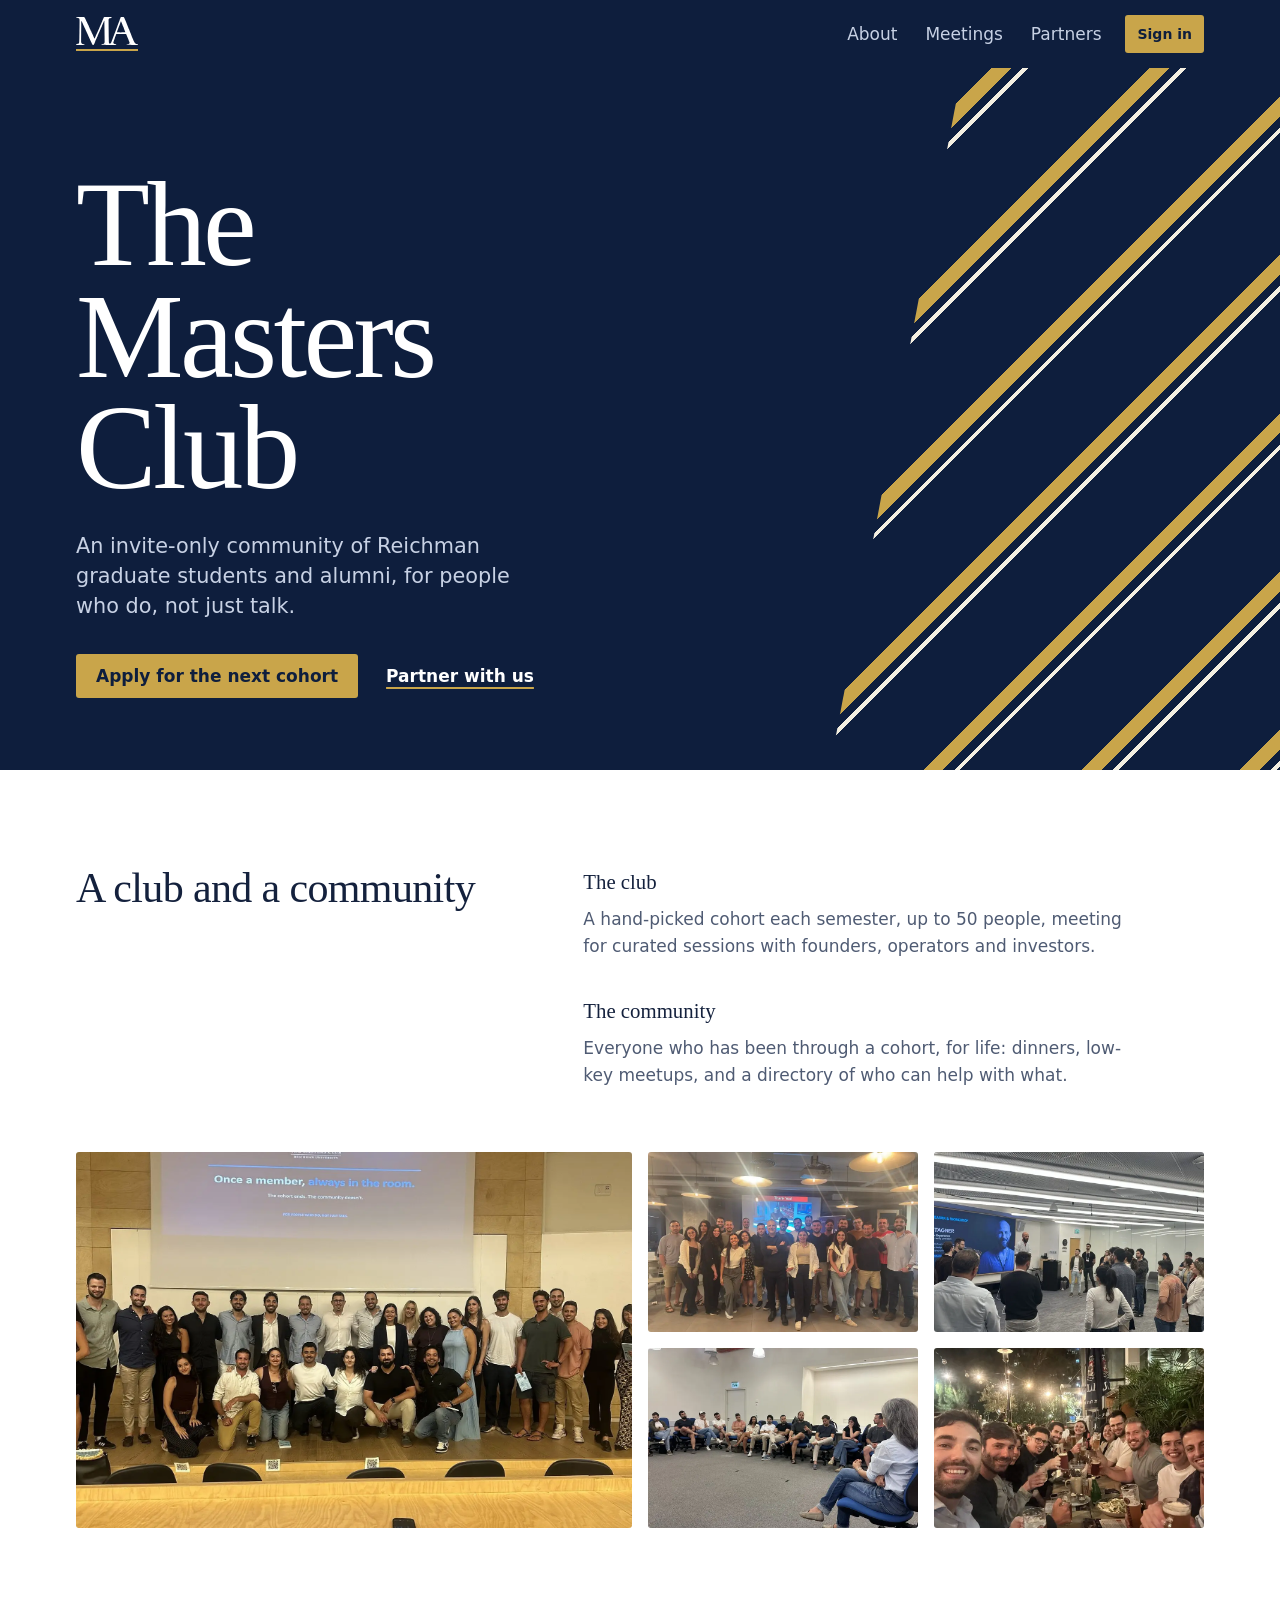
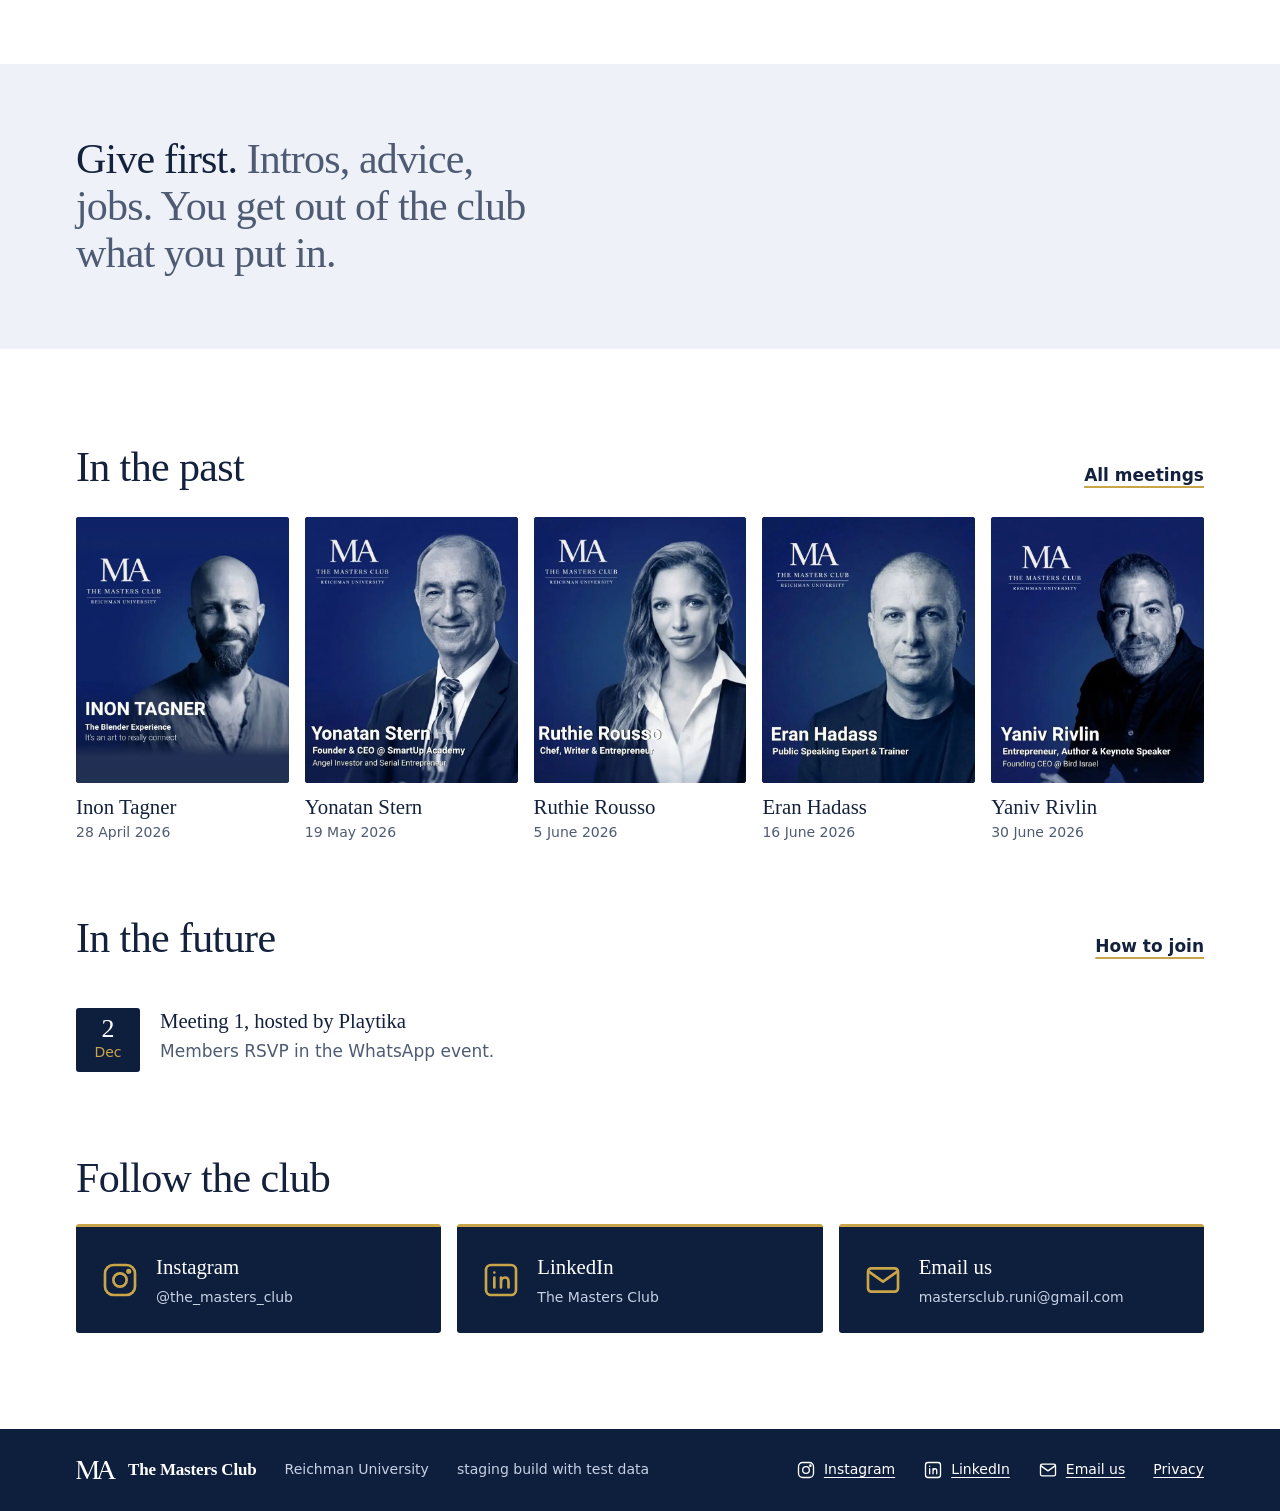
<file: index.html>
<!doctype html>
<html lang="en">
<head>
<meta charset="utf-8">
<meta name="robots" content="noindex, nofollow">
<base href="/">
<meta name="viewport" content="width=device-width, initial-scale=1">
<meta http-equiv="Content-Security-Policy" content="default-src 'self'; script-src 'self' https://*.posthog.com; style-src 'self' 'unsafe-inline' https://fonts.googleapis.com; font-src https://fonts.gstatic.com; img-src 'self' data: https:; connect-src 'self' https://script.google.com https://script.googleusercontent.com https://*.posthog.com; worker-src 'self' blob: data:; base-uri 'none'; form-action 'self'; object-src 'none'">
<meta name="referrer" content="strict-origin-when-cross-origin">
<title>The Masters Club</title>
<meta name="description" content="An invite-only community of Reichman University graduate students and alumni.">
<link rel="icon" href="img/brand/favicon.svg" type="image/svg+xml">
<link rel="icon" href="img/brand/favicon-32.png" sizes="32x32" type="image/png">
<link rel="apple-touch-icon" href="img/brand/apple-touch-icon.png">
<link rel="manifest" href="manifest.webmanifest">
<meta name="apple-mobile-web-app-title" content="Masters Club">
<meta name="theme-color" content="#0e1e3d">
<meta property="og:type" content="website">
<meta property="og:title" content="The Masters Club">
<meta property="og:description" content="An invite-only community of Reichman University graduate students and alumni.">
<meta property="og:image" content="https://themasters.club/img/brand/og.png">
<meta name="twitter:card" content="summary_large_image">
<link rel="preconnect" href="https://fonts.googleapis.com">
<link rel="preconnect" href="https://fonts.gstatic.com" crossorigin>
<link href="https://fonts.googleapis.com/css2?family=Assistant:wght@400;500;600;700&family=Frank+Ruhl+Libre:wght@400;500;600;700&display=swap" rel="stylesheet">
<link rel="stylesheet" href="css/styles.css?v=2eb1db8">
<link rel="preload" href="js/site.js?v=2eb1db8" as="script">
</head>
<body>

<header class="top">
  <div class="wrap">
    <a class="logo" href="./" aria-label="The Masters Club"><span class="mark" aria-hidden="true"></span></a>
    <button class="menu-btn" id="menuBtn" aria-label="Menu" aria-expanded="false"></button>
    <nav class="main" id="nav" aria-label="Main"></nav>
  </div>
</header>

<main id="app"><div class="loading"><div class="spinner"></div>Loading</div></main>

<footer>
  <div class="wrap"><a class="logo" href="./"><span class="mark" aria-hidden="true"></span>The Masters Club</a><span>Reichman University</span><span id="envNote"></span><span id="footLinks"></span><span class="spacer"></span><span id="footSocial"></span><a href="privacy.html">Privacy</a></div>
</footer>

<div class="scrim" id="scrim"><div class="modal" id="modal" role="dialog" aria-modal="true" aria-label="Member profile"></div></div>
<div class="toast" id="toast" role="status" aria-live="polite"></div>

<script src="js/site.js?v=2eb1db8"></script>
</body>
</html>
</file>
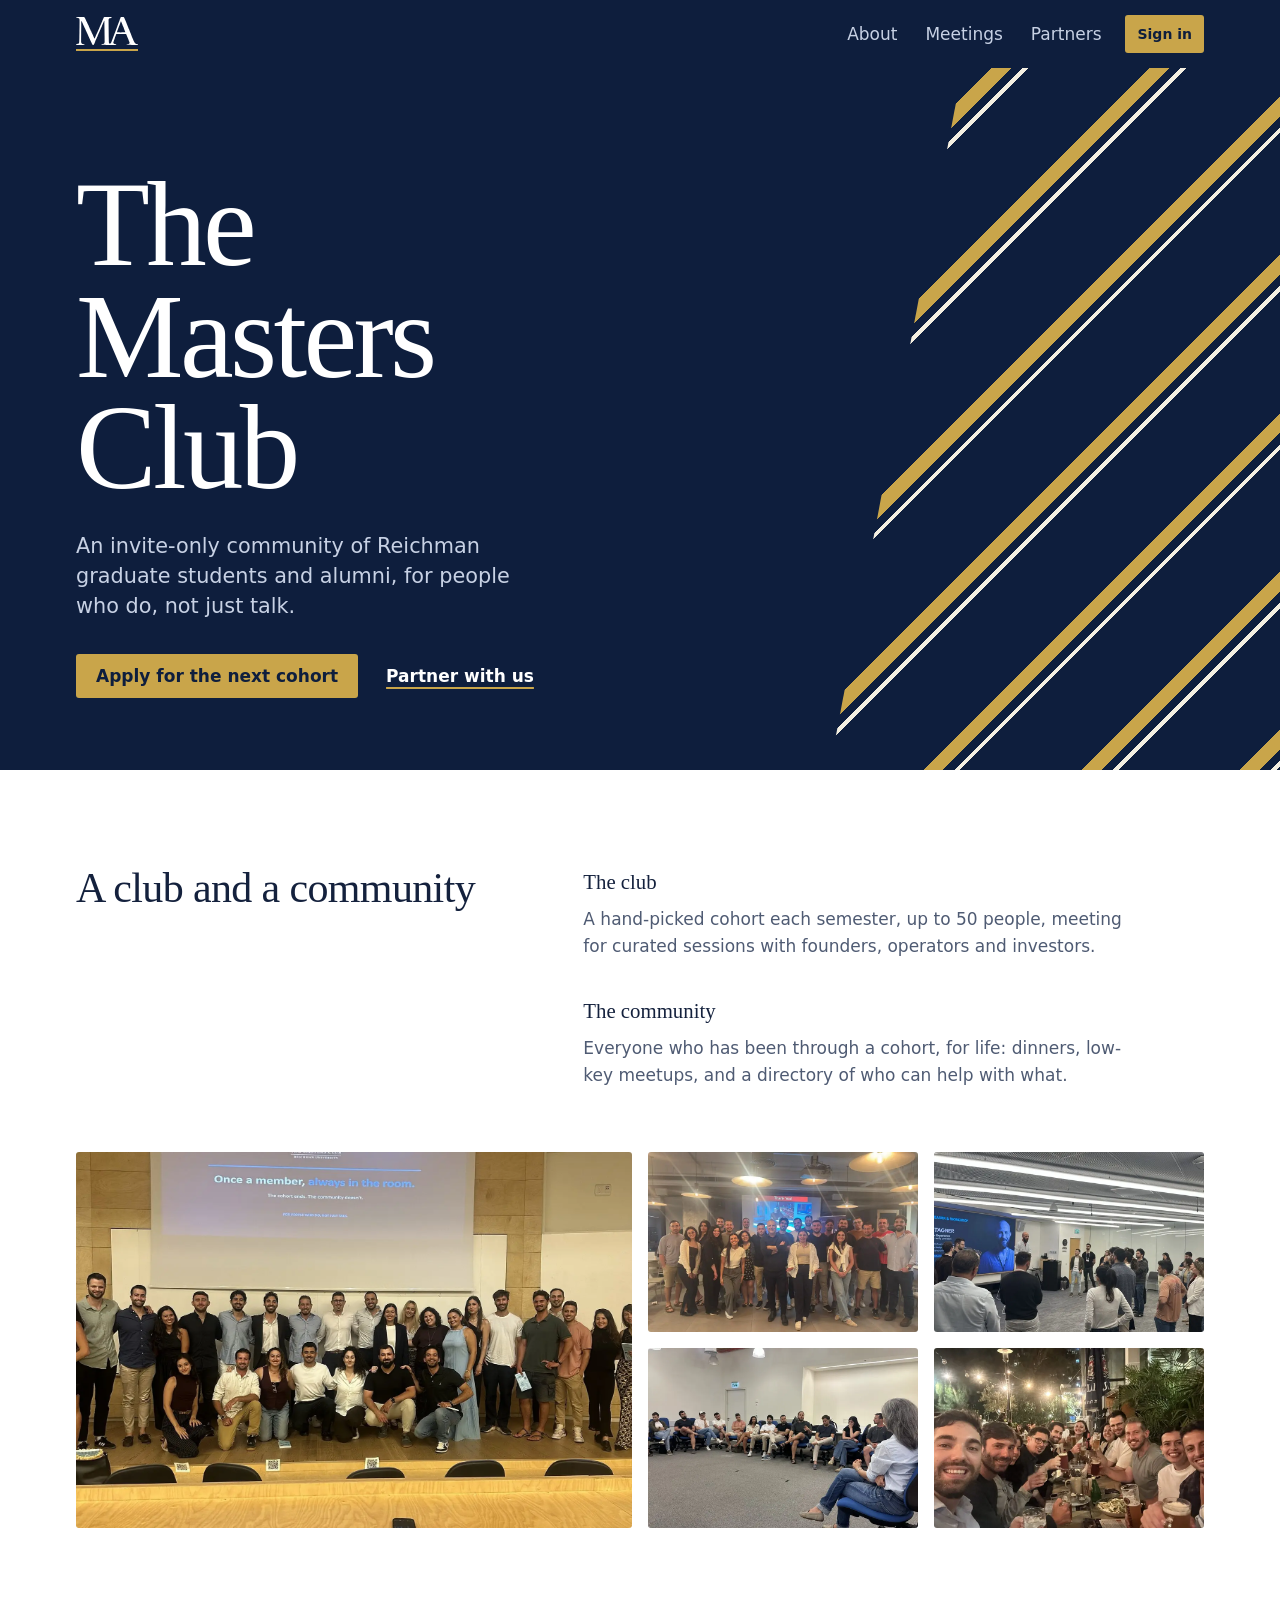
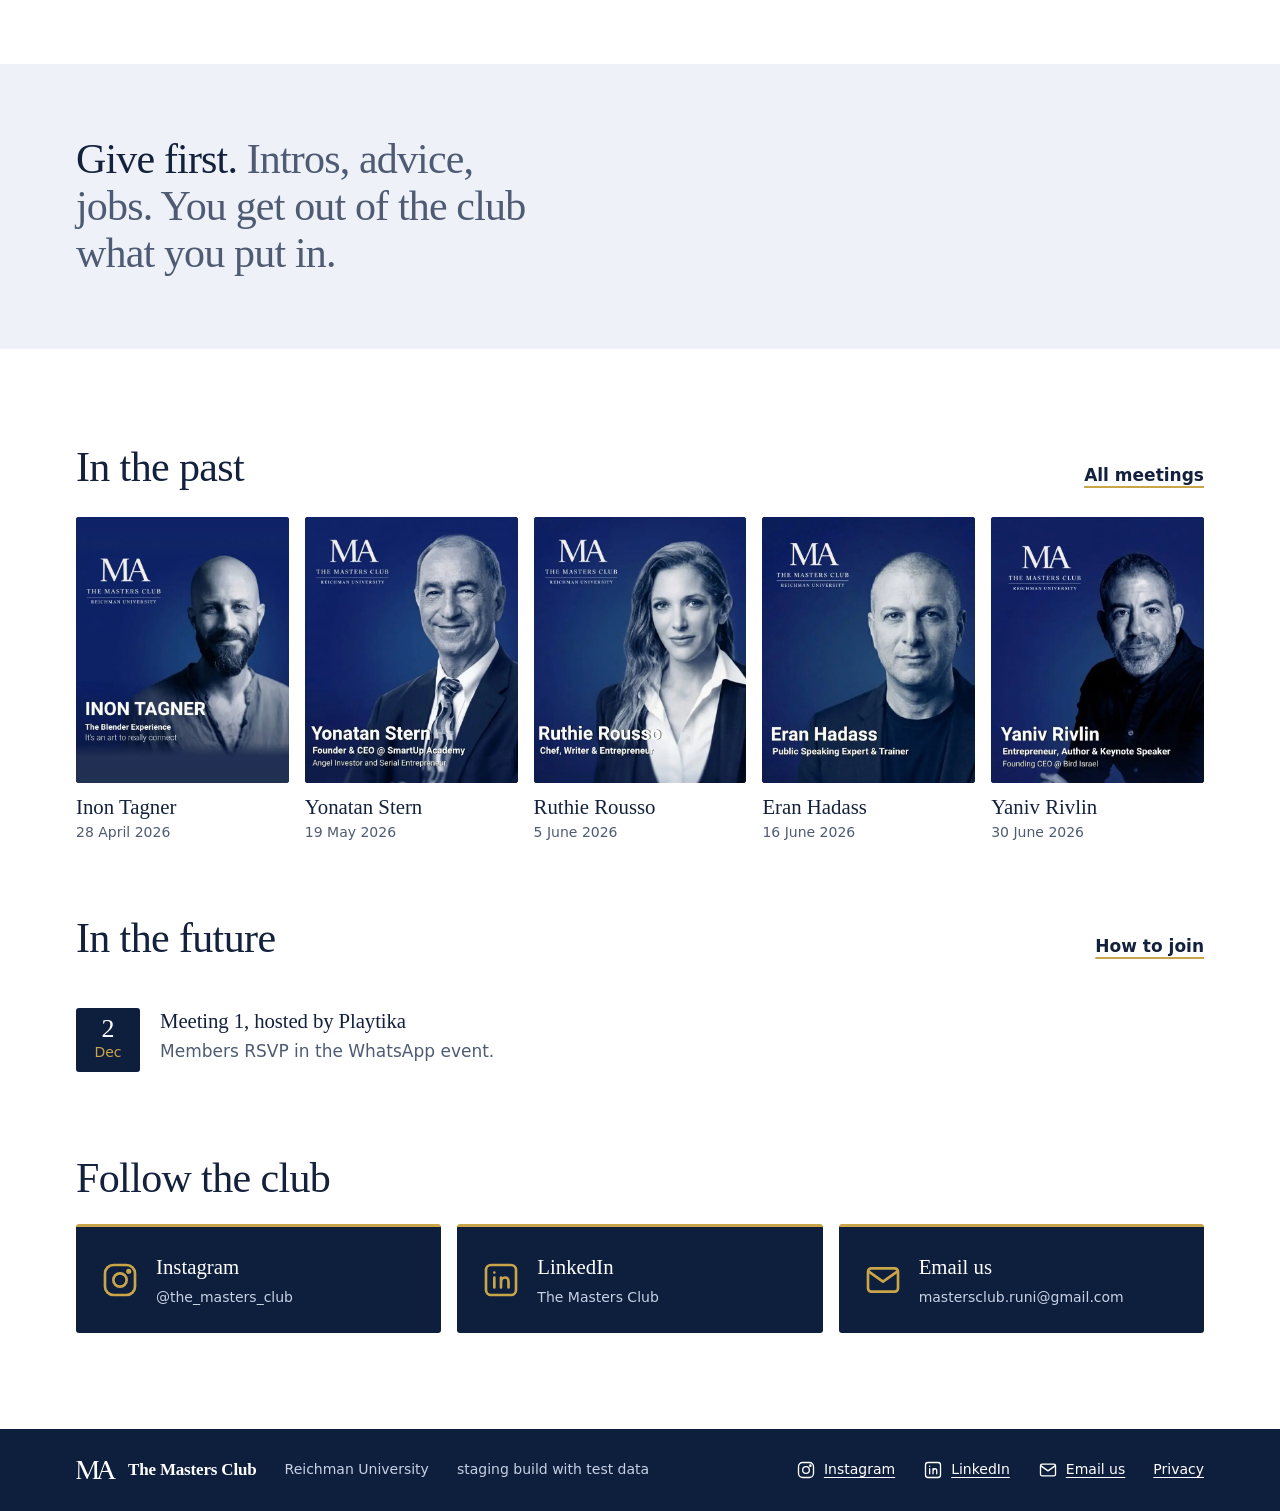
<file: meetings.html>
<!doctype html>
<html lang="en">
<head>
<meta charset="utf-8">
<meta name="robots" content="noindex, nofollow">
<base href="/">
<meta name="viewport" content="width=device-width, initial-scale=1">
<meta http-equiv="Content-Security-Policy" content="default-src 'self'; script-src 'self' https://*.posthog.com; style-src 'self' 'unsafe-inline' https://fonts.googleapis.com; font-src https://fonts.gstatic.com; img-src 'self' data: https:; connect-src 'self' https://script.google.com https://script.googleusercontent.com https://*.posthog.com; worker-src 'self' blob: data:; base-uri 'none'; form-action 'self'; object-src 'none'">
<meta name="referrer" content="strict-origin-when-cross-origin">
<title>The Masters Club</title>
<meta name="description" content="An invite-only community of Reichman University graduate students and alumni.">
<link rel="icon" href="img/brand/favicon.svg" type="image/svg+xml">
<link rel="icon" href="img/brand/favicon-32.png" sizes="32x32" type="image/png">
<link rel="apple-touch-icon" href="img/brand/apple-touch-icon.png">
<link rel="manifest" href="manifest.webmanifest">
<meta name="apple-mobile-web-app-title" content="Masters Club">
<meta name="theme-color" content="#0e1e3d">
<meta property="og:type" content="website">
<meta property="og:title" content="The Masters Club">
<meta property="og:description" content="An invite-only community of Reichman University graduate students and alumni.">
<meta property="og:image" content="https://themasters.club/img/brand/og.png">
<meta name="twitter:card" content="summary_large_image">
<link rel="preconnect" href="https://fonts.googleapis.com">
<link rel="preconnect" href="https://fonts.gstatic.com" crossorigin>
<link href="https://fonts.googleapis.com/css2?family=Assistant:wght@400;500;600;700&family=Frank+Ruhl+Libre:wght@400;500;600;700&display=swap" rel="stylesheet">
<link rel="stylesheet" href="css/styles.css?v=2eb1db8">
<link rel="preload" href="js/site.js?v=2eb1db8" as="script">
<link rel="preload" as="image" href="img/meetings/inon-tagner.webp" fetchpriority="high">
</head>
<body>

<header class="top">
  <div class="wrap">
    <a class="logo" href="./" aria-label="The Masters Club"><span class="mark" aria-hidden="true"></span></a>
    <button class="menu-btn" id="menuBtn" aria-label="Menu" aria-expanded="false"></button>
    <nav class="main" id="nav" aria-label="Main"></nav>
  </div>
</header>

<main id="app"><div class="loading"><div class="spinner"></div>Loading</div></main>

<footer>
  <div class="wrap"><a class="logo" href="./"><span class="mark" aria-hidden="true"></span>The Masters Club</a><span>Reichman University</span><span id="envNote"></span><span id="footLinks"></span><span class="spacer"></span><span id="footSocial"></span><a href="privacy.html">Privacy</a></div>
</footer>

<div class="scrim" id="scrim"><div class="modal" id="modal" role="dialog" aria-modal="true" aria-label="Member profile"></div></div>
<div class="toast" id="toast" role="status" aria-live="polite"></div>

<script src="js/site.js?v=2eb1db8"></script>
</body>
</html>
</file>
<file: css/styles.css>
/* The Masters Club. Direction and tokens: docs/06-design.md ("the club tie"). */

:root {
  --navy: #0e1e3d;
  --navy-2: #1b2f57;
  --navy-3: #2a4170;
  --gold: #c9a54a;
  --gold-deep: #b08c33;
  --white: #ffffff;
  --mist: #eef2f8;
  --mist-2: #e1e7f1;
  --ink: #14213d;
  --muted: #4f5b73;
  --on-navy: #c7d1e4;
  --danger: #a3322c;
  --danger-bg: #fbeceb;
  --danger-ink: #5d1b17;
  --gold-tint: #f3ead2;
  --black: #0a0a0a;
  --gold-ink: #6b521a;
  --placeholder: #6a7590;
  --tie-white: #f4efe1;
  --focus-ring: rgba(201, 165, 74, .45);
  --scrim: rgba(8, 17, 36, .5);

  --display: "Frank Ruhl Libre", Georgia, "Times New Roman", serif;
  --text: "Assistant", system-ui, -apple-system, "Segoe UI", sans-serif;

  /* The type scale (docs/06-design.md, "Type"): a ratio of 1.25 from 17px body text, with the
     headings smaller on a phone. Every text size on the site is one of these six. */
  --s-small: 0.875rem;
  --s-body: 1.0625rem;
  --s-lead: clamp(1.1875rem, 1.1rem + 0.25vw, 1.3125rem);
  --s-title: clamp(1.4375rem, 1.2rem + 0.6vw, 1.625rem);
  --s-head: clamp(1.75rem, 1.2rem + 1.9vw, 2.625rem);
  --s-display: clamp(3.25rem, 1rem + 8.2vw, 8.25rem);

  --radius: 3px;
  --round: 999px;

  /* Screens (docs/06-design.md, "How the layout scales"). The root size is 16px up to a 14" laptop
     (1440 wide) and grows to 18px on a 27" screen (2560), so every rem grows with it: type,
     spacing, controls. The column widens from 1128px of content at 1440 to 1600px at 2560. */
  --root: clamp(100%, 0.8393rem + 0.1786vw, 112.5%);
  --gutter: 16px;
  --max: clamp(1192px, 585px + 42.14vw, 1664px);
  --header-h: 4.25rem;
  --section: 6rem;
  /* Wide layouts: two columns from a laptop up, side by side where a phone stacks. */
  --cols-gap: clamp(2.5rem, 4vw, 5rem);
  /* A comfortable line of prose. */
  --measure: 62ch;

  /* The club tie (docs/06-design.md, "The tie"): wide navy, a gold stripe, a thin white stripe.
     --tie is the hero on Home and nowhere else; --tie-small is the band, --band high, across the
     top of a .tied panel, the profile sheet and the phone menu. */
  --tie: repeating-linear-gradient(135deg,
    var(--navy) 0 46px, var(--gold) 46px 60px, var(--navy) 60px 68px,
    var(--tie-white) 68px 72px, var(--navy) 72px 112px);
  --tie-small: repeating-linear-gradient(135deg,
    var(--navy) 0 7px, var(--gold) 7px 10px, var(--navy) 10px 11.5px,
    var(--tie-white) 11.5px 12.5px, var(--navy) 12.5px 18px);
  --band: 0.75rem;
}

* { box-sizing: border-box; }
html { font-size: var(--root); -webkit-text-size-adjust: 100%; scrollbar-color: var(--navy-3) var(--mist); }
html, body { margin: 0; }
body {
  font-family: var(--text);
  font-size: var(--s-body);
  line-height: 1.55;
  color: var(--ink);
  background: var(--white);
  caret-color: var(--navy);
  accent-color: var(--navy);
  text-rendering: optimizeLegibility;
  -webkit-font-smoothing: antialiased;
  font-variant-numeric: lining-nums;
}
@media (min-width: 821px) { :root { --gutter: 32px; } }
[hidden] { display: none !important; }
::selection { background: var(--gold); color: var(--navy); }
a { color: inherit; text-underline-offset: 0.18em; text-decoration-thickness: 1px; }
img { display: block; max-width: 100%; }
:focus-visible { outline: 2px solid var(--gold); outline-offset: 2px; border-radius: var(--radius); }
button { font: inherit; color: inherit; }

h1, h2, h3 { font-family: var(--display); font-weight: 500; line-height: 1.05; margin: 0; letter-spacing: -0.015em; text-wrap: balance; }
h1 { font-size: var(--s-head); }
h2 { font-size: var(--s-head); }
h3 { font-size: var(--s-lead); font-weight: 600; letter-spacing: -0.005em; }
p { margin: 0 0 1rem; text-wrap: pretty; }
.wrap { max-width: var(--max); margin: 0 auto; padding: 0 var(--gutter); }
.muted { color: var(--muted); }
.small { font-size: var(--s-small); }
.measure { max-width: var(--measure); }
.nowrap { white-space: nowrap; }
.sr-only { position: absolute; width: 1px; height: 1px; overflow: hidden; clip: rect(0 0 0 0); white-space: nowrap; }
.icon { width: 1.15em; height: 1.15em; flex: none; vertical-align: -0.2em; }

/* ---------- header and footer ---------- */

header.top { background: var(--navy); color: var(--white); position: sticky; top: 0; z-index: 30; }
header.top .wrap { display: flex; align-items: center; gap: 1.5rem; height: var(--header-h); }
.logo { display: flex; align-items: center; gap: 0.75rem; text-decoration: none; font-family: var(--display); font-size: var(--s-lead); font-weight: 600; letter-spacing: -0.01em; white-space: nowrap; }
.logo .mark { width: 3.875rem; height: 1.75rem; flex: none; background: currentColor; -webkit-mask: url(../img/brand/ma.svg) center / contain no-repeat; mask: url(../img/brand/ma.svg) center / contain no-repeat; }
/* The gold rule under the MA, as on the official lockup. */
header.top .logo { flex-direction: column; align-items: stretch; gap: 0.25rem; padding: 0.5rem 0; }
header.top .logo::after { content: ""; height: 2px; background: var(--gold); transform-origin: left; transition: transform .25s ease; }
header.top .logo:hover::after { transform: scaleX(0.55); }
nav.main { display: flex; gap: 0.25rem; margin-left: auto; align-items: center; }
nav.main a { white-space: nowrap; text-decoration: none; padding: 0.5rem 0.75rem; font-size: var(--s-body); color: var(--on-navy); border-radius: var(--radius); }
nav.main a:hover { color: var(--white); }
nav.main a.active { color: var(--white); text-decoration: underline; text-decoration-color: var(--gold); text-decoration-thickness: 2px; text-underline-offset: 0.5rem; }
nav.main a.btn { color: var(--navy); margin-left: 0.5rem; text-decoration: none; }
/* Signed in: your photo at the right opens My profile and Sign out (F143). */
.avatar.xs { width: 2rem; height: 2rem; font-size: var(--s-small); }
.account { position: relative; margin-left: 0.5rem; }
.account-btn { display: flex; align-items: center; gap: 0.25rem; padding: 0.25rem; background: none; border: 0; border-radius: var(--round); color: var(--on-navy); cursor: pointer; }
.account-btn:hover, .account.open .account-btn { color: var(--white); }
.account-btn.active .avatar { outline: 2px solid var(--gold); outline-offset: 2px; }
.account-btn .icon { transition: transform .2s ease; }
.account.open .account-btn .icon { transform: rotate(180deg); }
.account-menu { display: none; position: absolute; right: 0; top: calc(100% + 0.75rem); min-width: 12rem; flex-direction: column; padding: 0.5rem; background: var(--navy-2); border-radius: var(--radius); }
.account.open .account-menu { display: flex; }
.menu-btn { display: none; margin-left: auto; background: none; border: 0; color: var(--white); width: 2.75rem; height: 2.75rem; margin-right: -0.5rem; align-items: center; justify-content: center; border-radius: var(--radius); cursor: pointer; }
.menu-btn .icon { width: 1.5rem; height: 1.5rem; }
@media (max-width: 820px) {
  .menu-btn { display: inline-flex; }
  /* The open menu covers the page under the header, so nothing shows through below it. */
  nav.main { display: none; position: fixed; top: var(--header-h); bottom: 0; left: 0; right: 0; overflow-y: auto; overscroll-behavior: contain; background: var(--navy); flex-direction: column; align-items: stretch; padding: 0 var(--gutter) 2rem; gap: 0; }
  nav.main::before { content: ""; flex: none; height: var(--band); margin: 0 calc(-1 * var(--gutter)) 0.75rem; background: var(--tie-small); }
  nav.main.open { display: flex; }
  nav.main a { padding: 0.75rem 0.25rem; font-size: var(--s-lead); }
  nav.main a.active { text-underline-offset: 0.375rem; }
  nav.main a.btn { margin: 1rem 0 0; justify-content: center; }
  /* In the phone menu your profile and Sign out close the list, under a rule, with no photo button. */
  .account { margin: 1rem 0 0; padding-top: 0.5rem; border-top: 1px solid var(--navy-3); }
  .account-btn { display: none; }
  .account-menu { display: flex; position: static; min-width: 0; padding: 0; background: none; }
  body.menu-open { overflow: hidden; }
}

footer { background: var(--navy); color: var(--on-navy); font-size: var(--s-small); margin-top: var(--section); }
footer .wrap { display: flex; flex-wrap: wrap; gap: 0.5rem 1.75rem; align-items: center; padding-top: 1.75rem; padding-bottom: 1.75rem; }
footer .logo { font-size: var(--s-body); color: var(--white); }
footer .logo .mark { width: 2.5rem; height: 1.125rem; }
.member-card .avatar { margin-top: 2px; }
footer a { color: var(--white); display: inline-block; padding: 0.75rem 0; margin: -0.75rem 0; }
footer .logo { padding: 0.75rem 0; margin: -0.75rem 0; }
footer .spacer { margin-left: auto; }

/* ---------- buttons and controls ---------- */

.btn { display: inline-flex; align-items: center; justify-content: center; gap: 0.5rem; min-height: 2.75rem; border-radius: var(--radius); padding: 0.75rem 1.25rem; font-family: var(--text); font-weight: 600; font-size: var(--s-body); line-height: 1.2; border: 0; cursor: pointer; text-decoration: none; transition: background-color .15s ease, color .15s ease; }
.btn.gold { background: var(--gold); color: var(--navy); }
.btn.gold:hover { background: var(--gold-deep); }
.btn.navy { background: var(--navy); color: var(--white); }
.btn.navy:hover { background: var(--navy-2); }
.btn.quiet { background: var(--mist); color: var(--ink); }
.btn.quiet:hover { background: var(--mist-2); }
.btn.small { padding: 0.5rem 0.75rem; font-size: var(--s-small); min-height: 2.375rem; }
@media (max-width: 820px) { .btn.small { min-height: 2.75rem; } }
.btn[disabled] { opacity: .55; cursor: default; }
.link { display: inline-block; background: none; border: 0; padding: 0.75rem 0; margin: -0.75rem 0; cursor: pointer; font-weight: 600; text-decoration: underline; text-decoration-color: var(--gold); text-decoration-thickness: 2px; text-underline-offset: 0.3125rem; }
.link.wrap { display: inline; overflow-wrap: anywhere; text-align: left; }
.on-navy .link { color: var(--white); }

input[type=text], input[type=url], input[type=tel], input[type=email], input[type=search], input[type=number], textarea, select {
  font: inherit; font-size: var(--s-body); font-weight: 400; color: var(--ink); background-color: var(--mist); border: 1px solid transparent; border-radius: var(--radius);
  padding: 0.5rem 0.75rem; min-height: 2.75rem; width: 100%;
}
textarea { min-height: 5.5rem; resize: vertical; line-height: 1.5; }
input:hover, textarea:hover, select:hover { background-color: var(--mist-2); }
input:focus, textarea:focus, select:focus { outline: none; background-color: var(--white); border-color: var(--navy); box-shadow: 0 0 0 3px var(--focus-ring); }
input::placeholder, textarea::placeholder { color: var(--placeholder); }
input[disabled] { color: var(--muted); background-color: var(--mist); }
select {
  appearance: none; -webkit-appearance: none; cursor: pointer; padding-right: 2.5rem; width: auto;
  background-image: url("data:image/svg+xml,%3Csvg xmlns='http://www.w3.org/2000/svg' viewBox='0 0 16 16' fill='none' stroke='%230e1e3d' stroke-width='1.8' stroke-linecap='round' stroke-linejoin='round'%3E%3Cpath d='M4 6l4 4 4-4'/%3E%3C/svg%3E");
  background-repeat: no-repeat; background-position: right 0.875rem center; background-size: 0.875rem 0.875rem;
}
input[type=checkbox] { width: 1.125rem; height: 1.125rem; margin: 0; cursor: pointer; }

.chip { display: inline-flex; align-items: center; min-height: 2.75rem; font-size: var(--s-body); font-weight: 600; padding: 0 1rem; border-radius: var(--radius); border: 0; background: var(--mist); color: var(--ink); cursor: pointer; }
.chip:hover { background: var(--mist-2); }
.chip.on { background: var(--navy); color: var(--white); }
.tag { display: inline-block; font-size: var(--s-small); font-weight: 600; line-height: 1.3; padding: 3px 0.5rem; border-radius: var(--radius); background: var(--mist); color: var(--navy-2); }
.tag.leader { background: var(--navy); color: var(--white); }
.tag.club { background: var(--gold-tint); color: var(--gold-ink); }
.tag.unjoined { background: transparent; color: var(--muted); padding-left: 0; padding-right: 0; font-weight: 500; }
.tags { display: flex; flex-wrap: wrap; gap: 0.5rem; }

/* ---------- avatars ---------- */

.avatar { width: 3rem; height: 3rem; border-radius: var(--round); display: grid; place-items: center; flex: none; background: var(--navy); color: var(--gold); font-family: var(--display); font-weight: 600; font-size: var(--s-body); letter-spacing: 0.02em; object-fit: cover; }
/* No photo: one of six gradients under the initials, made only of the site's navy and gold with
   white and black (Core.avatarTone). */
.avatar.tone-1 { background-image: linear-gradient(135deg, var(--navy), var(--black)); }
.avatar.tone-2 { background-image: linear-gradient(135deg, var(--gold), var(--white) 160%); color: var(--navy); }
.avatar.tone-3 { background-image: linear-gradient(135deg, var(--navy) 45%, var(--gold) 190%); color: var(--white); }
.avatar.tone-4 { background-image: linear-gradient(135deg, var(--white), var(--gold) 240%); color: var(--navy); box-shadow: inset 0 0 0 1px var(--mist-2); }
.avatar.tone-5 { background-image: linear-gradient(135deg, var(--black) 35%, var(--gold) 230%); }
.avatar.tone-6 { background-image: linear-gradient(135deg, var(--gold) 50%, var(--navy) 210%); color: var(--navy); }
.avatar.lg { width: 6.5rem; height: 6.5rem; font-size: var(--s-head); }
.avatar.sm { width: 2.5rem; height: 2.5rem; font-size: var(--s-small); }

/* ---------- page furniture ---------- */

.page { padding-top: 3.5rem; }
.page-head { display: flex; flex-wrap: wrap; align-items: baseline; gap: 0.75rem 1.5rem; margin-bottom: 1.75rem; }
.page-head .spacer { margin-left: auto; }
.page-head .count { font-size: var(--s-lead); color: var(--muted); font-family: var(--display); }
.lead { font-size: var(--s-lead); line-height: 1.45; color: var(--muted); }
.note { background: var(--mist); border-radius: var(--radius); padding: 0.75rem 1rem; }
.note.warn { background: var(--danger-bg); color: var(--danger-ink); }
.loading { padding: 6rem 0; text-align: center; color: var(--muted); }
.spinner { width: 1.625rem; height: 1.625rem; border: 3px solid var(--mist-2); border-top-color: var(--navy); border-radius: var(--round); margin: 0 auto 1rem; animation: spin .8s linear infinite; }
@keyframes spin { to { transform: rotate(360deg); } }

/* ---------- home ---------- */

.hero { position: relative; background: var(--navy); color: var(--white); overflow: hidden; }
.hero .wrap { position: relative; z-index: 1; min-height: min(78vh, 45rem); display: flex; flex-direction: column; justify-content: flex-end; padding-top: 6rem; padding-bottom: 4.5rem; }
.hero h1 { font-size: var(--s-display); font-weight: 500; line-height: 0.92; letter-spacing: -0.03em; max-width: 9ch; }
.hero .lead { color: var(--on-navy); max-width: 34ch; margin: 1.75rem 0 2rem; }
.hero .actions { display: flex; flex-wrap: wrap; gap: 1rem 1.75rem; align-items: center; }
.hero .tie { position: absolute; top: 0; bottom: 0; right: 0; width: 40vw; background: var(--tie); clip-path: polygon(38% 0, 100% 0, 100% 100%, 12% 100%); animation: tie-in 900ms cubic-bezier(.16, 1, .3, 1) both; }
@keyframes tie-in { from { clip-path: polygon(100% 0, 100% 0, 100% 100%, 100% 100%); } }
@media (max-width: 820px) {
  .hero .wrap { min-height: 0; padding-top: 13rem; padding-bottom: 3rem; }
  .hero .tie { top: 0; bottom: auto; height: 10.625rem; left: 0; right: 0; width: auto; clip-path: polygon(0 0, 100% 0, 100% 55%, 0 100%); }
  @keyframes tie-in { from { clip-path: polygon(0 0, 100% 0, 100% 0, 0 0); } }
}

.split { display: grid; grid-template-columns: 5fr 7fr; gap: 2rem 4rem; padding: 6rem 0 1.5rem; }
.split dl { margin: 0; display: grid; gap: 2.25rem; }
.split dt { font-family: var(--display); font-size: var(--s-lead); font-weight: 500; margin-bottom: 0.5rem; }
.split dd { margin: 0; color: var(--muted); max-width: 52ch; }
@media (max-width: 820px) { .split { grid-template-columns: 1fr; padding-top: 4rem; } }
.moments { display: grid; grid-template-columns: repeat(4, 1fr); gap: 1rem; padding: 2.5rem 0 4rem; }
.moments img { width: 100%; height: 100%; aspect-ratio: 3 / 2; object-fit: cover; border-radius: var(--radius); background: var(--mist); }
.moments img:first-child { grid-column: span 2; grid-row: span 2; }
@media (max-width: 820px) { .moments { grid-template-columns: repeat(2, 1fr); gap: 0.5rem; } }
.follow { padding: 4rem 0 0; }
.follow-links { display: grid; grid-template-columns: repeat(auto-fit, minmax(min(100%, 16rem), 1fr)); gap: 1rem; margin: 1.5rem 0 0; }
.follow-card { display: flex; align-items: center; gap: 1rem; padding: 1.5rem; background: var(--navy); color: var(--white); border-top: 3px solid var(--gold); border-radius: var(--radius); text-decoration: none; transition: background-color .15s ease; }
.follow-card:hover { background: var(--navy-2); }
.follow-card .social-icon { width: 2.5rem; height: 2.5rem; color: var(--gold); }
.follow-card span { display: grid; gap: 0.25rem; min-width: 0; }
.follow-card b { font-family: var(--display); font-size: var(--s-lead); font-weight: 500; }
.follow-card small { font-size: var(--s-small); color: var(--on-navy); overflow-wrap: anywhere; }
.social-icon { width: 1.25rem; height: 1.25rem; flex: none; }
.faq { padding: 4rem 0 0; }
.faq dl { margin: 1.5rem 0 0; display: grid; grid-template-columns: repeat(auto-fit, minmax(18rem, 1fr)); gap: 2rem 4rem; }
.faq dt { font-family: var(--display); font-size: var(--s-lead); font-weight: 500; margin-bottom: 0.5rem; }
.faq dd { margin: 0; color: var(--muted); max-width: 52ch; }
#footSocial { display: flex; flex-wrap: wrap; gap: 0.5rem 1.75rem; }
#footSocial a { display: inline-flex; align-items: center; gap: 0.5rem; }

.statement { background: var(--mist); margin-top: 4.5rem; }
.statement .wrap { padding-top: 4.5rem; padding-bottom: 4.5rem; }
.statement p { font-family: var(--display); font-size: var(--s-head); line-height: 1.12; letter-spacing: -0.02em; max-width: 22ch; margin: 0; }
.statement p span { color: var(--muted); }

.coming { padding-top: 4.5rem; }
.coming .event-row:last-child { border-bottom: 0; }

/* Past meetings on the home page: the speaker posters in a row, scrolling sideways on a phone. */
.past { padding-top: 6rem; }
.past-head { display: flex; flex-wrap: wrap; align-items: baseline; justify-content: space-between; gap: 0.75rem 1.5rem; margin-bottom: 1.75rem; }
.rail { display: grid; grid-template-columns: repeat(5, 1fr); gap: 1rem; }
.rail a { display: block; text-decoration: none; }
.rail img { width: 100%; height: auto; aspect-ratio: 4 / 5; object-fit: contain; border-radius: var(--radius); background: var(--navy); transition: transform .3s cubic-bezier(.16, 1, .3, 1); }
.rail a:hover img { transform: translateY(-0.25rem); }
.rail .who { display: block; font-family: var(--display); font-size: var(--s-lead); font-weight: 500; margin-top: 0.75rem; line-height: 1.2; }
.rail .when { display: block; color: var(--muted); font-size: var(--s-small); margin-top: 2px; }
@media (max-width: 820px) {
  .rail { display: flex; overflow-x: auto; scroll-snap-type: x mandatory; scroll-padding-inline: var(--gutter); margin: 0 calc(-1 * var(--gutter)); padding: 0 var(--gutter) 0.5rem; scrollbar-width: none; }
  .rail::-webkit-scrollbar { display: none; }
  .rail a { flex: 0 0 62%; scroll-snap-align: start; }
}

/* The Meetings page: poster beside the story, alternating sides. */
.meetings { margin-top: 3.5rem; display: grid; gap: 5.5rem; }
.meeting { display: grid; grid-template-columns: 5fr 7fr; gap: 2rem 3.5rem; align-items: start; scroll-margin-top: 6.25rem; }
.meeting:nth-child(even) { grid-template-columns: 7fr 5fr; }
.meeting:nth-child(even) .poster { order: 2; }
.meeting .poster { width: 100%; height: auto; aspect-ratio: 4 / 5; object-fit: contain; border-radius: var(--radius); background: var(--navy); position: sticky; top: 6.25rem; }
.meeting .meta { display: flex; flex-wrap: wrap; gap: 0.25rem 1rem; align-items: baseline; margin: 0 0 1rem; font-size: var(--s-small); color: var(--muted); }
.meeting .meta time { font-weight: 700; color: var(--navy); }
.meeting .role { margin: 0.5rem 0 0; }
.meeting blockquote { margin: 1.75rem 0; padding: 0.25rem 0 0.25rem 1.5rem; border-left: 3px solid var(--gold); font-family: var(--display); font-size: var(--s-title); line-height: 1.3; font-style: italic; letter-spacing: -0.01em; color: var(--ink); }
.meeting .recap { color: var(--muted); max-width: 58ch; }
.meeting .photos { display: grid; gap: 0.75rem; margin-top: 1.75rem; }
.meeting .photos.n2 { grid-template-columns: 1fr 1fr; }
.meeting .photos img { width: 100%; aspect-ratio: 4 / 3; object-fit: cover; border-radius: var(--radius); background: var(--mist); }
.meeting .photos.n1 img { aspect-ratio: 16 / 9; }
@media (max-width: 820px) {
  .meetings { gap: 4rem; }
  .meeting, .meeting:nth-child(even) { grid-template-columns: 1fr; }
  .meeting:nth-child(even) .poster { order: 0; }
  .meeting .poster { position: static; max-width: 26.25rem; }
}

/* ---------- panels and the band (docs/06-design.md, "Components" and "The tie") ---------- */

/* A panel is a box of content on mist or navy: forms, side content, a page's opening statement.
   .tied gives a panel, or a card of panels, the band across its top edge: the page's one tie (F112).
   Nothing else draws the tie, apart from the hero on Home and the tops of the overlays. */
.panel { --pad: 2.5rem; padding: var(--pad); background: var(--panel-bg); border-radius: var(--radius); }
.panel.mist { --panel-bg: var(--mist); }
.panel.mist :is(input[type=text], input[type=email], input[type=url], input[type=tel], input[type=number], textarea, select) { background-color: var(--white); }
.panel.navy { --panel-bg: var(--navy); color: var(--on-navy); }
.panel.navy :is(h1, h2, h3, dt) { color: var(--white); }
.panel.navy :is(.lead, .muted) { color: var(--on-navy); }
.panel.navy .link { color: var(--white); }
@media (max-width: 480px) { .panel { --pad: 1.5rem; } }
.tied { padding-top: calc(var(--pad, 0rem) + var(--band)); background: var(--tie-small) top / 100% var(--band) no-repeat, var(--panel-bg, transparent); }

/* Spacing above or below a block, in the grid's steps, for where a component has none of its own. */
.mt-1 { margin-top: 0.5rem; }
.mt-2 { margin-top: 1rem; }
.mt-3 { margin-top: 1.5rem; }
.mt-4 { margin-top: 2rem; }
.mb-2 { margin-bottom: 1rem; }

/* ---------- about ---------- */

.about-top .lead { margin: 1rem 0 0; }
@media (min-width: 1024px) {
  .about-top { display: grid; grid-template-columns: minmax(0, 5fr) minmax(0, 6fr); column-gap: var(--cols-gap); align-items: start; }
  .about-top .lead { margin: 0.5rem 0 0; }
}
.about-people { margin-top: 4.5rem; }
.about-people .lead { margin: 1rem 0 0; }
/* Three a row from a laptop, two on a phone: the six leaders always make full rows. */
.people { display: grid; grid-template-columns: repeat(auto-fill, minmax(min(100%, max(9rem, (100% - 2 * 2rem) / 3)), 1fr)); gap: 2.5rem 2rem; margin-top: 2.5rem; }
@media (max-width: 480px) { .people { gap: 1.75rem 1rem; } }
.person { display: flex; flex-direction: column; }
.person .avatar.portrait { width: 100%; height: auto; aspect-ratio: 1; border-radius: var(--radius); margin: 0 0 1rem; font-size: var(--s-display); }
.person-head { display: flex; flex-wrap: wrap; align-items: baseline; justify-content: space-between; gap: 0 1rem; }
.person-who { display: flex; flex-direction: column; gap: 0.25rem; }
.person .name { font-family: var(--display); font-size: var(--s-lead); font-weight: 500; line-height: 1.2; }

/* ---------- partners ---------- */

/* The pitch beside the form from a laptop up, both the same height; the partners below. */
.partners-top { display: grid; gap: 1.5rem var(--cols-gap); }
@media (min-width: 1024px) { .partners-top { grid-template-columns: minmax(0, 5fr) minmax(0, 6fr); align-items: stretch; } }
.partner-pitch .lead { margin: 1rem 0; max-width: 34ch; }
.partner-pitch p:last-child { margin: 0; max-width: var(--measure); }
.partner-form h2 { margin-bottom: 1.25rem; }
@media (min-width: 1280px) {
  .partner-form .form-grid { grid-template-columns: minmax(0, 1fr) minmax(0, 1fr); column-gap: 1.25rem; }
  .partner-form .form-grid > :not(label:first-of-type, label:nth-of-type(2)) { grid-column: 1 / -1; }
}
.partners { margin-top: 4.5rem; }
.partners h2 { margin-bottom: 1.5rem; }
/* Three a row from a laptop, so a fourth partner starts a new row rather than squeezing in. */
.partner-grid { display: grid; grid-template-columns: repeat(auto-fill, minmax(min(100%, max(15rem, (100% - 2 * 1.5rem) / 3)), 1fr)); gap: 1.5rem; }
.partner-card { display: flex; flex-direction: column; background: var(--white); border: 1px solid var(--mist-2); border-top: 3px solid var(--gold); border-radius: var(--radius); overflow: hidden; transition: transform 0.2s ease, border-color 0.2s ease; }
.partner-card:hover { transform: translateY(-2px); border-color: var(--navy-3); }
.partner-logo { display: flex; align-items: center; justify-content: center; aspect-ratio: 16 / 9; padding: 1.75rem 2rem; background: var(--white); border-bottom: 1px solid var(--mist-2); }
.partner-logo img { width: 100%; max-width: 18.75rem; height: auto; object-fit: contain; }
.partner-wordmark { font-family: var(--display); font-size: var(--s-head); color: var(--navy); text-align: center; line-height: 1.1; }
.partner-body { padding: 1.25rem 1.5rem 1.5rem; }
.partner-body .name { font-family: var(--display); font-size: var(--s-lead); font-weight: 500; margin: 0 0 0.5rem; }
.partner-body .muted { margin: 0 0 0.75rem; }
/* The invitation: the same card, navy where a logo would be. */
.partner-invite { color: inherit; text-decoration: none; border-top-color: var(--navy); }
.partner-invite .partner-logo { background: var(--navy); border-bottom: 0; }
.partner-invite .partner-wordmark { background: var(--navy); color: var(--white); padding: 0.5rem 1rem; border-radius: var(--radius); box-shadow: 0 0 0 0.625rem var(--navy); font-size: var(--s-title); }
@media (prefers-reduced-motion: reduce) { .partner-card, .partner-card:hover { transition: none; transform: none; } }

/* ---------- join ---------- */

/* One card the width of the page, wearing the page's band: the club on a navy panel on the left,
   the form on a mist panel on the right (first on a phone). */
.join { display: grid; grid-template-columns: minmax(0, 1fr); margin-top: 2rem; border-radius: var(--radius); overflow: hidden; }
@media (min-width: 900px) { .join { grid-template-columns: minmax(0, 6fr) minmax(0, 5fr); } }
.join > .panel { border-radius: 0; }
.join-club h1 { margin-bottom: 1rem; }
.join-lead { margin: 0; max-width: var(--measure); }
.join-lead + .join-lead { margin-top: 1rem; }
.join-gets { display: grid; gap: 1.5rem; margin: 2rem 0 0; padding-top: 2rem; border-top: 1px solid var(--navy-3); }
.join-gets dt { font-family: var(--display); font-size: var(--s-lead); margin-bottom: 0.5rem; }
.join-gets dd { margin: 0; max-width: var(--measure); }
.join-form { display: flex; flex-direction: column; justify-content: center; }
.join-form h2 { font-size: var(--s-lead); margin: 0 0 0.5rem; }
.join-form p { margin: 0; }
.join-form .code-form { margin-top: 1.5rem; gap: 1rem; }
.join-form .code-form .btn { width: 100%; }
.join-form .btn.quiet { background: transparent; box-shadow: inset 0 0 0 1px var(--mist-2); font-weight: 500; }
.join-form .btn.quiet:hover:not([disabled]) { background: var(--white); }
.join-form .btn.quiet[disabled] { opacity: 1; color: var(--muted); box-shadow: none; }
.join-apply { display: grid; gap: 0.5rem; margin-top: 2rem; padding-top: 1.5rem; border-top: 1px solid var(--mist-2); }
.join-apply p { font-size: var(--s-small); font-weight: 700; color: var(--ink); }
.join-apply .btn { width: 100%; }
.join-apply .on-list { font-size: var(--s-lead); font-weight: 400; }
.join-apply .on-list strong { font-weight: 700; }
/* On a phone the form comes first, so a member signs in without scrolling past the club. */
@media (max-width: 899px) { .join-form { order: -1; } }
/* The sign-in link's page and the application hand-off: one small card in the middle. */
.signin-card { max-width: 34rem; margin: 2.5rem auto 0; }
.gate { margin: 0 0 1rem; }
.dev-signin { display: grid; gap: 0.5rem; }
.dev-signin input { background-color: var(--white); }
.code-form { display: grid; gap: 0.75rem; }
.code-form > label { display: grid; gap: 0.5rem; font-size: var(--s-small); font-weight: 700; color: var(--ink); }
.code-form .btn { width: 100%; }
.code-input { text-align: center; letter-spacing: 0.4em; font-variant-numeric: tabular-nums; }
.code-links { display: flex; flex-wrap: wrap; gap: 0.25rem 1.5rem; }

/* ---------- directory ---------- */

.search-row { position: relative; }
.search-row .icon { position: absolute; left: 1rem; top: 50%; transform: translateY(-50%); width: 1.25rem; height: 1.25rem; color: var(--muted); pointer-events: none; }
input.search { min-height: 3.5rem; padding-left: 3rem; }
.filters { display: flex; flex-wrap: wrap; gap: 0.5rem; margin: 0.75rem 0 0.5rem; }
.filters select { min-width: 10rem; }
.result-note { color: var(--muted); margin: 1rem 0 0; }
.results { display: grid; grid-template-columns: repeat(auto-fill, minmax(min(100%, 24rem), 1fr)); gap: 0.25rem 1.75rem; margin-top: 1.25rem; }
.member-card { display: flex; gap: 1rem; align-items: flex-start; width: 100%; text-align: left; padding: 1rem; margin: 0 -1rem; background: none; border: 0; border-radius: var(--radius); cursor: pointer; min-width: 0; }
.member-card:hover { background: var(--mist); }
.member-card .body { min-width: 0; flex: 1; }
.member-card .name { font-family: var(--display); font-size: var(--s-lead); font-weight: 500; line-height: 1.2; }
.member-card .role { display: block; color: var(--muted); margin: 2px 0 0.5rem; overflow-wrap: anywhere; }
.member-card .help { display: block; color: var(--muted); font-size: var(--s-small); margin-top: 0.5rem; }
.empty { padding: 2.5rem 0; color: var(--muted); }

/* ---------- directory tabs and the profile nudge ---------- */

.tabs { display: flex; flex-wrap: wrap; gap: 0.25rem 1.25rem; margin: 1rem 0 0.25rem; }
.tab { background: none; border: 0; border-bottom: 2px solid transparent; padding: 0.5rem 0; min-height: 2.75rem; font: inherit; font-weight: 600; color: var(--muted); cursor: pointer; }
.tab:hover { color: var(--ink); }
.tab.on { color: var(--ink); border-bottom-color: var(--gold); }
.nudge { display: flex; flex-wrap: wrap; align-items: center; gap: 0.25rem 1.25rem; margin: 0 0 1rem; padding: 0.25rem 1rem; background: var(--mist); border-radius: var(--radius); }
.back { margin: 0 0 1.25rem; }

/* ---------- events ---------- */

.event-row { display: flex; gap: 1.25rem; align-items: flex-start; padding: 1.25rem 0; border-bottom: 1px solid var(--mist-2); color: inherit; text-decoration: none; }
a.event-row:hover .title { text-decoration: underline; text-decoration-color: var(--gold); text-decoration-thickness: 2px; text-underline-offset: 0.3125rem; }
.event-row .body { display: grid; gap: 0.25rem; min-width: 0; }
.event-row .title { margin: 0; font-size: var(--s-lead); font-weight: 500; line-height: 1.25; }
.event-row .date { flex: none; width: 4rem; height: 4rem; display: grid; place-content: center; text-align: center; background: var(--navy); color: var(--white); border-radius: var(--radius); }
.event-row .date b { display: block; font-family: var(--display); font-size: var(--s-title); font-weight: 500; line-height: 1; }
.event-row .date span { font-size: var(--s-small); color: var(--gold); }
.past-title { margin: 2.5rem 0 0; font-size: var(--s-lead); }
.details { white-space: pre-line; max-width: 62ch; }
.signup { margin: 1.25rem 0; }
.you { font-weight: 700; margin: 0 0 0.5rem; }
.event-actions { display: flex; margin-top: 1.25rem; flex-wrap: wrap; gap: 0.5rem; }
/* Wide screens: what's coming beside what just happened, and an event's details beside who's coming. */
.event-next:only-child { max-width: 60rem; }
@media (min-width: 1100px) {
  .event-cols:has(.event-past) { display: grid; grid-template-columns: minmax(0, 7fr) minmax(0, 5fr); gap: 0 var(--cols-gap); align-items: start; }
  .event-past .past-title { margin-top: 1.25rem; }
}
@media (min-width: 1024px) {
  .event-layout { display: grid; grid-template-columns: minmax(0, 7fr) minmax(0, 4fr); gap: 2rem var(--cols-gap); align-items: start; }
  .event-side { position: sticky; top: calc(var(--header-h) + 1.5rem); }
}
.event-side .sub { margin-top: 0; }
.event-side > :last-child { margin-bottom: 0; }
.event-side .person-link { text-decoration-color: var(--navy-3); }
.sub { margin-top: 2.25rem; font-size: var(--s-lead); }
.person-link { color: inherit; text-decoration: underline; text-decoration-color: var(--mist-2); text-underline-offset: 3px; display: inline-block; padding: 0.5rem 0; }
.form-narrow { max-width: 45rem; }
.form-row { display: grid; grid-template-columns: repeat(auto-fit, minmax(10rem, 1fr)); gap: 1.25rem; align-items: start; }
.form-row:empty { display: none; }
.form-row > label { display: grid; gap: 0.5rem; font-size: var(--s-small); font-weight: 700; color: var(--ink); }
input[type=date], input[type=time], input[type=datetime-local] { font: inherit; font-size: var(--s-body); font-weight: 400; color: var(--ink); background-color: var(--mist); border: 1px solid transparent; border-radius: var(--radius); padding: 0.5rem 0.75rem; min-height: 2.75rem; width: 100%; }
select[multiple] { width: 100%; background-image: none; padding-right: 0.75rem; }
.roster { margin-top: 1.25rem; display: grid; gap: 0.25rem; }
.roster-row { display: grid; grid-template-columns: minmax(11.25rem, 1.4fr) minmax(0, 20rem) minmax(0, 20rem) auto; gap: 0.75rem 1.25rem; align-items: end; padding: 1rem 0; border-bottom: 1px solid var(--mist-2); }
.roster-row label { display: grid; gap: 0.25rem; font-size: var(--s-small); font-weight: 700; }
.roster-row label.check-line { display: flex; }
.roster-row select { width: 100%; }
.roster-row .name { font-weight: 600; }
.roster-add { display: flex; flex-wrap: wrap; gap: 0.75rem; align-items: end; margin-top: 1.75rem; }
.roster-add label { display: grid; gap: 0.5rem; font-weight: 700; font-size: var(--s-small); }
@media (max-width: 640px) { .roster-row { grid-template-columns: 1fr 1fr; } .roster-row .who { grid-column: 1 / -1; } }

/* ---------- board ---------- */

.post { padding: 1.5rem 0; border-bottom: 1px solid var(--mist-2); max-width: 47.5rem; }
@media (min-width: 1280px) {
  #boardList:has(.post + .post) { display: grid; grid-template-columns: repeat(auto-fill, minmax(min(100%, 30rem), 1fr)); column-gap: var(--cols-gap); }
  #boardList .post { max-width: none; }
}
.post .title { margin: 0.5rem 0 0; font-size: var(--s-lead); font-weight: 500; }
.post.hit { background: var(--mist); box-shadow: 0 0 0 0.75rem var(--mist); }
.post p { margin: 0.5rem 0; overflow-wrap: anywhere; }
.post .row-actions { margin-top: 0.75rem; }

/* ---------- my photo ---------- */

.photo-row { display: flex; gap: 1.25rem; align-items: center; flex-wrap: wrap; }
.file-btn { cursor: pointer; position: relative; }
.file-btn input { position: absolute; inset: 0; opacity: 0; cursor: pointer; width: 100%; height: 100%; }

/* ---------- partners and admin ---------- */

.hp { position: absolute; left: -9999px; height: 0; overflow: hidden; }
#footLinks { display: inline-flex; flex-wrap: wrap; gap: 0 1.25rem; }
.not-in { margin-top: 1rem; }
.not-in summary { cursor: pointer; font-weight: 600; min-height: 2.75rem; display: flex; align-items: center; }
.log { display: grid; gap: 0.5rem; font-size: var(--s-small); }
.log > div { overflow-wrap: anywhere; }
td.plain { white-space: nowrap; color: var(--muted); }

/* ---------- profile sheet ---------- */

.scrim { position: fixed; inset: 0; background: var(--scrim); display: flex; justify-content: flex-end; z-index: 50; opacity: 0; pointer-events: none; transition: opacity .2s ease; }
.scrim.open { opacity: 1; pointer-events: auto; }
.modal { position: relative; width: min(28.75rem, 100%); height: 100%; overflow-y: auto; background: var(--white); transform: translateX(1.5rem); transition: transform .24s cubic-bezier(.16, 1, .3, 1); }
.scrim.open .modal { transform: none; }
.modal::before { content: ""; display: block; height: var(--band); background: var(--tie-small); }
.modal .sheet { padding: 1.75rem 1.75rem 2.5rem; }
.modal .close { position: absolute; top: 1.625rem; right: 1.125rem; width: 2.5rem; height: 2.5rem; display: grid; place-items: center; background: var(--mist); border: 0; border-radius: var(--round); cursor: pointer; color: var(--navy); }
.modal .close:hover { background: var(--mist-2); }
.sheet h2 { font-size: var(--s-title); margin: 1rem 0 0.25rem; }
.sheet .role { color: var(--muted); }
.sheet .role + .muted { margin-top: 0.25rem; }
.sheet .bio { margin: 1.25rem 0 0; white-space: pre-line; }
.sheet h3 { font-family: var(--text); font-size: var(--s-small); font-weight: 700; margin: 1.5rem 0 0.5rem; }
.sheet .actions { display: flex; flex-wrap: wrap; gap: 0.5rem; margin-top: 1.75rem; }
@media (prefers-reduced-motion: reduce) { .scrim, .modal, .hero .tie { transition: none; animation: none; } }

/* ---------- forms ---------- */

.two { display: grid; grid-template-columns: minmax(0, 1.25fr) minmax(0, 0.75fr); gap: 3rem; align-items: start; }
@media (max-width: 900px) { .two { grid-template-columns: 1fr; } }
.sticky { position: sticky; top: 5.75rem; }
.form-grid { display: grid; gap: 1.25rem; }
@media (min-width: 1280px) {
  .form-grid.cols { grid-template-columns: minmax(0, 1fr) minmax(0, 1fr); column-gap: 1.5rem; align-items: end; }
  .form-grid.cols > :is(.photo-row, .field, .check-line, .row-actions), .form-grid.cols > label:has(textarea) { grid-column: 1 / -1; }
}
.form-grid > label, .form-grid .field { display: grid; gap: 0.5rem; font-size: var(--s-small); font-weight: 700; color: var(--ink); }
.form-grid .hint { font-weight: 400; color: var(--muted); font-size: var(--s-small); max-width: var(--measure); }
.checks { display: flex; flex-wrap: wrap; gap: 0.5rem; font-weight: 500; }
.checks label { display: inline-flex; gap: 0.5rem; align-items: center; min-height: 2.75rem; padding: 0 1rem; background: var(--mist); border-radius: var(--radius); cursor: pointer; font-weight: 600; }
.checks label:has(input:checked) { background: var(--navy); color: var(--white); }
.checks label:has(input:checked) input { accent-color: var(--gold); }
.check-line, .form-grid > label.check-line { display: flex; gap: 0.5rem; align-items: center; min-height: 2.75rem; font-weight: 500; cursor: pointer; }
.field-error { color: var(--danger); font-size: var(--s-small); font-weight: 600; }
.field-error:empty { display: none; }
.has-error input, .has-error textarea, .has-error select { border-color: var(--danger); background: var(--danger-bg); }
.row-actions { display: flex; flex-wrap: wrap; gap: 0.5rem 1rem; align-items: center; }
.preview .sheet { padding: 0; }
.preview-label { font-weight: 700; font-size: var(--s-small); margin-bottom: 0.5rem; }

/* ---------- admin ---------- */

/* Admin is four tabs: what needs a leader today, the members, the public pages, and the settings
   that are touched a few times a year. Each tab has room to breathe: sections sit 3rem apart and
   lists are single lines with hairlines, so there's little to read until something is opened. */
.admin-tabs { display: flex; gap: 0.5rem 2rem; flex-wrap: wrap; margin: 0 0 2.5rem; box-shadow: inset 0 -1px 0 var(--mist-2); }
.admin-tab { display: inline-flex; align-items: center; gap: 0.5rem; min-height: 3rem; padding: 0 0.25rem; border: 0; background: none; cursor: pointer; font-family: var(--text); font-size: var(--s-body); font-weight: 600; color: var(--muted); border-bottom: 3px solid transparent; }
.admin-tab:hover { color: var(--ink); }
.admin-tab[aria-selected=true] { color: var(--ink); border-bottom-color: var(--gold); }
.admin-panel[hidden] { display: none; }

.tiles { display: grid; grid-template-columns: repeat(auto-fit, minmax(11rem, 1fr)); gap: 1rem; margin: 0 0 3rem; }
.tile { display: grid; gap: 0.25rem; align-content: start; padding: 1.5rem; background: var(--mist); border-radius: var(--radius); }
.tile-n { font-family: var(--display); font-size: var(--s-head); line-height: 1.1; color: var(--navy); }
.tile-n .muted { font-size: var(--s-lead); }
.tile-l { color: var(--muted); }

.admin-section + .admin-section { margin-top: 3rem; }
.admin-section > h2, .admin-partners > h2, #settingsForm > h2 { font-size: var(--s-title); display: flex; align-items: center; gap: 0.75rem; margin: 0 0 1.25rem; }
.admin-cols { display: grid; gap: 3rem; }
.admin-pair { display: grid; gap: 3rem; }
.admin-partners #partnerForm { margin-top: 1.5rem; }
@media (min-width: 1024px) {
  .admin-cols, .admin-pair { grid-template-columns: minmax(0, 1fr) minmax(0, 1fr); gap: 3rem var(--cols-gap); align-items: start; }
}
.filter-input { max-width: 18rem; }
.input-short { max-width: 7.5rem; }
.badge { display: inline-grid; place-items: center; min-width: 1.75rem; height: 1.75rem; padding: 0 0.5rem; border-radius: var(--round); background: var(--gold); color: var(--navy); font-family: var(--text); font-size: var(--s-small); font-weight: 700; }
.request { display: grid; gap: 0.75rem; padding: 1rem 1.25rem; background: var(--mist); border-radius: var(--radius); }
.request + .request { margin-top: 0.5rem; }
.request .who { font-weight: 700; }
.request .btn.quiet { background: var(--white); }
.request select { min-width: 13.75rem; background-color: var(--white); }
.table-wrap { overflow-x: auto; border-radius: var(--radius); }
table { width: 100%; border-collapse: collapse; }
th, td { text-align: left; padding: 0.5rem 0.75rem; vertical-align: middle; }
th { font-weight: 700; font-size: var(--s-small); color: var(--muted); background: var(--white); position: sticky; top: 0; }
tbody tr:nth-child(odd) td { background: var(--mist); }
td input[type=text], td input[type=email], td select { background-color: var(--white); min-height: 2.375rem; padding-top: 0.25rem; padding-bottom: 0.25rem; }
/* The member list: one calm line each, no stripes. A row opens its fields underneath. */
.member-tools { display: flex; flex-wrap: wrap; gap: 1rem; align-items: center; margin: 0 0 1.5rem; }
.member-tools .filter-input { flex: 1 1 14rem; }
.member-shows { display: flex; flex-wrap: wrap; gap: 0.5rem; }
.chip-n { margin-left: 0.5rem; font-weight: 400; }
.tool-drawer { margin: 0 0 2.5rem; padding: 1.5rem; background: var(--mist); border-radius: var(--radius); }
.tool-drawer[hidden] { display: none; }
.admin-section + .tool-drawer { margin-top: 0; }
.tool-drawer textarea, .tool-drawer input, .tool-drawer select, .tool-drawer .request { background-color: var(--white); }
.members-table tbody tr td { background: none; }
.members-table .member-row td { padding: 0.75rem; box-shadow: inset 0 1px 0 var(--mist-2); cursor: pointer; }
.members-table .member-row:hover td, .members-table .member-row.open td { background: var(--mist); }
.members-table tr[hidden] { display: none; }
.member-open { display: flex; align-items: center; gap: 0.75rem; min-height: 2.75rem; width: 100%; padding: 0; border: 0; background: none; cursor: pointer; text-align: left; font-family: var(--text); font-size: var(--s-body); font-weight: 600; color: var(--ink); }
.member-open .avatar { width: 2.25rem; height: 2.25rem; font-size: var(--s-small); }
.member-name { overflow-wrap: anywhere; }
.members-table .col-email { color: var(--muted); overflow-wrap: anywhere; }
.tag.warn { background: var(--gold-tint); color: var(--gold-ink); }
.tag.off { background: var(--danger-bg); color: var(--danger-ink); }
.members-table .member-edit > td { padding: 0 0.75rem 1.5rem; background: var(--mist); }
.member-form { display: grid; grid-template-columns: repeat(auto-fit, minmax(13rem, 1fr)); gap: 1rem 1.5rem; align-items: end; padding-top: 0.5rem; }
.member-form label { display: grid; gap: 0.5rem; font-weight: 700; font-size: var(--s-small); }
.member-form label.check-line { display: flex; align-items: center; min-height: 2.75rem; font-size: var(--s-body); font-weight: 400; }
.member-form input[type=text], .member-form input[type=email], .member-form select { background-color: var(--white); width: 100%; min-height: 2.75rem; }
.member-form .row-actions { grid-column: 1 / -1; }
.member-form .btn.quiet { background: var(--white); }
@media (max-width: 820px) {
  .members-table thead, .members-table .col-email, .members-table .col-cohort { display: none; }
  .members-table .member-row td { padding: 0.5rem 0.25rem; }
  .members-table .member-row td:first-child { width: 100%; }
  .members-table .member-row td:last-child { display: none; }
  .member-shows .chip { padding: 0 0.75rem; }
  .admin-tabs { gap: 0 1.25rem; margin-bottom: 2rem; }
}
.matrix { max-width: 40rem; }
.matrix td, .matrix th { text-align: center; }
.matrix td:first-child, .matrix th:first-child { text-align: left; font-weight: 700; }
.add-row { display: flex; flex-wrap: wrap; gap: 0.75rem 1.25rem; align-items: flex-end; }
.add-row label { display: grid; gap: 0.5rem; font-weight: 700; font-size: var(--s-small); }

/* ---------- toast ---------- */

.toast { position: fixed; left: 50%; bottom: 1.5rem; transform: translate(-50%, 0.75rem); background: var(--navy); color: var(--white); padding: 0.75rem 1rem; border-radius: var(--radius); font-weight: 600; z-index: 60; opacity: 0; transition: opacity .18s ease, transform .18s ease; pointer-events: none; max-width: calc(100% - 2rem); }
.toast.show { opacity: 1; transform: translate(-50%, 0); }

/* ---------- privacy page ---------- */

.prose { max-width: var(--measure); }
.prose h2 { font-size: var(--s-title); margin: 2.5rem 0 0.5rem; }
.prose .back { margin-top: 2.5rem; }

/* Short pages keep the footer at the bottom of the window. */
body { min-height: 100vh; display: flex; flex-direction: column; }
main { flex: 1 0 auto; }
.preview .tag:not(.leader):not(.club):not(.unjoined) { background: var(--white); }
.preview .btn.quiet { background: var(--white); }
</file>
